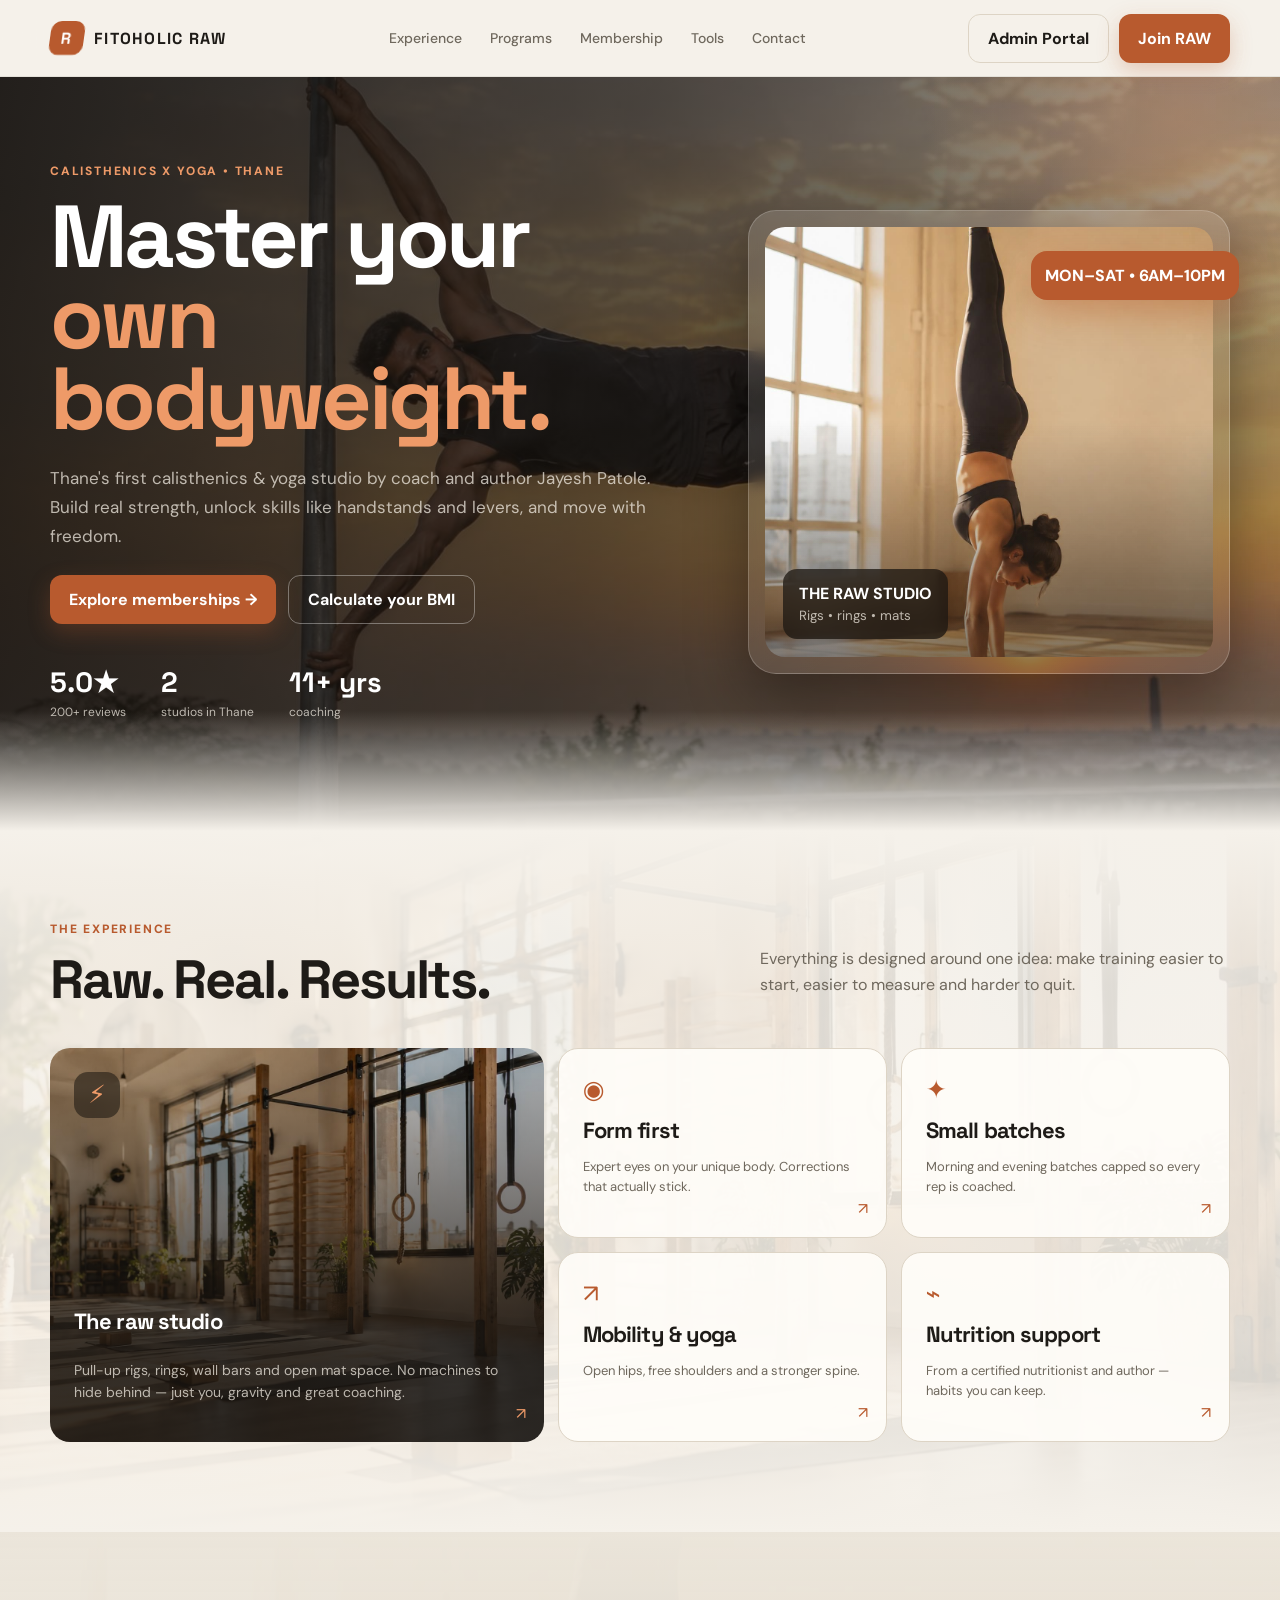
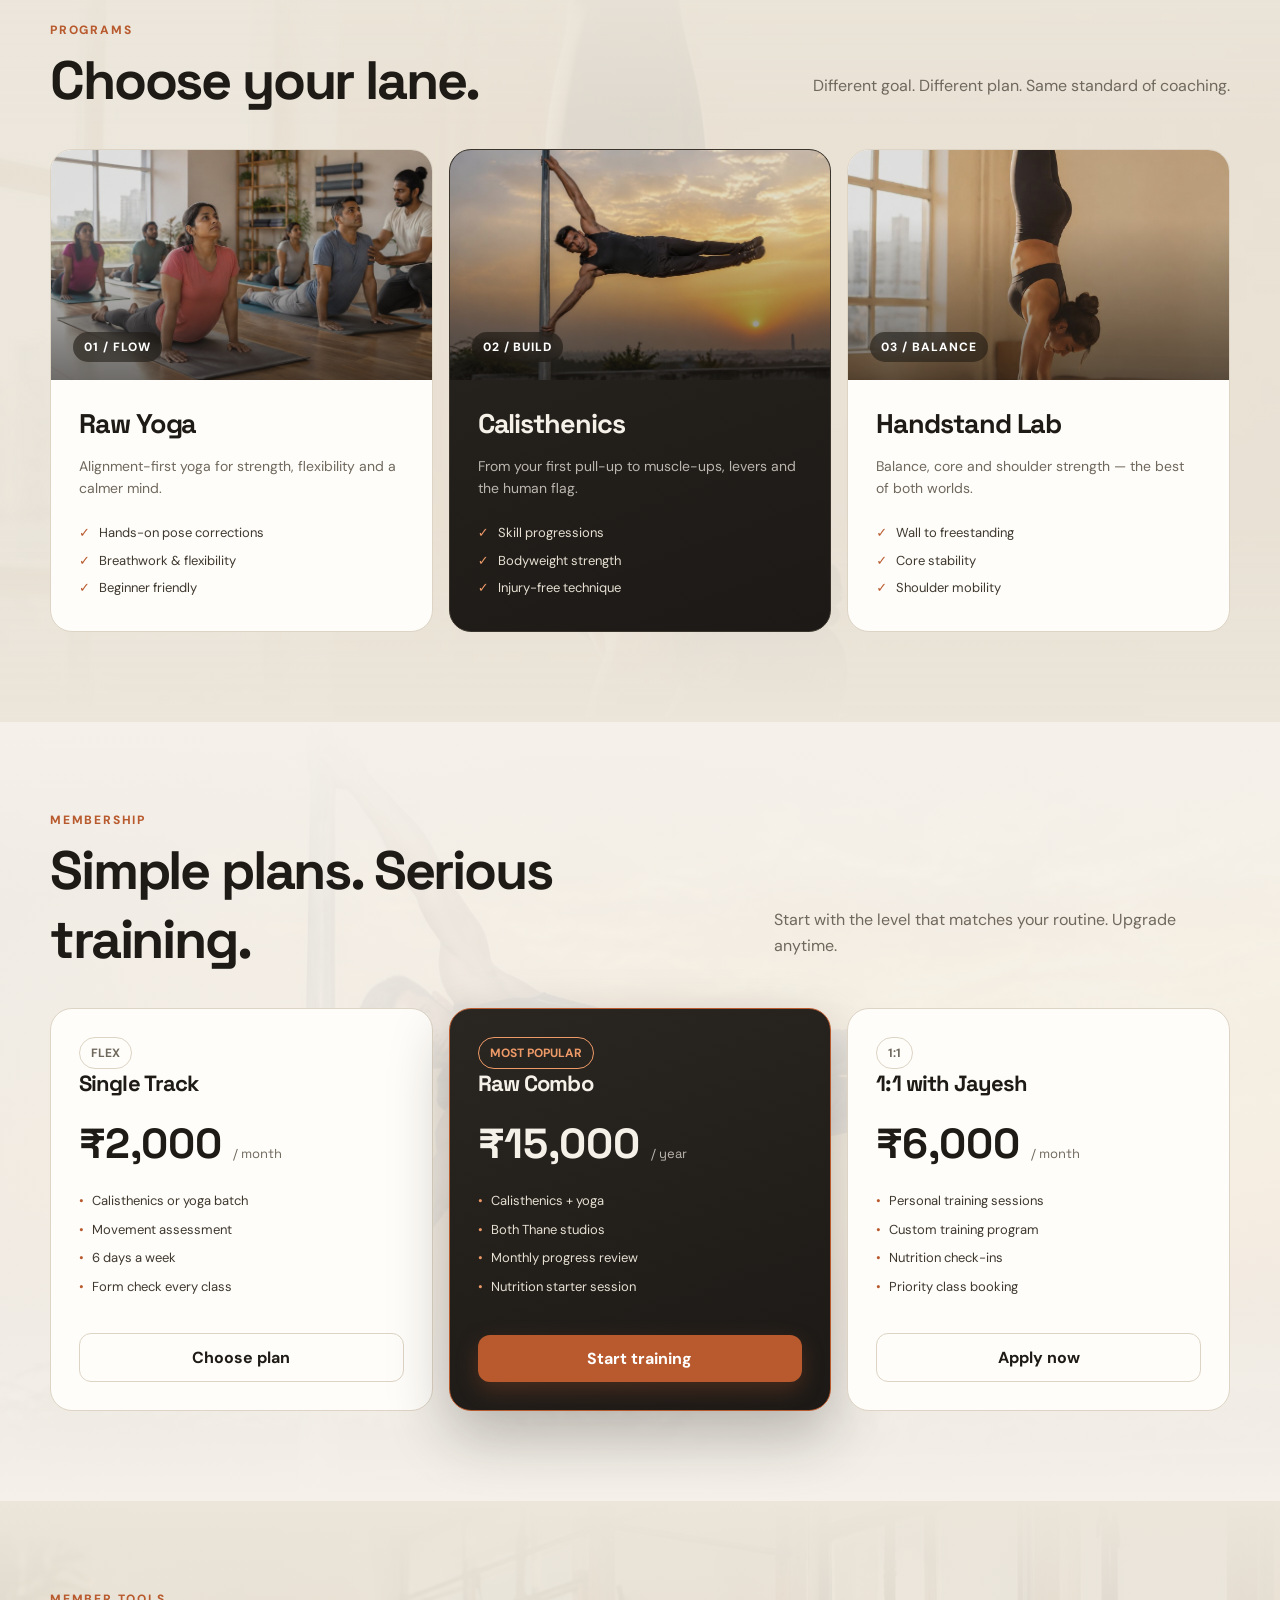
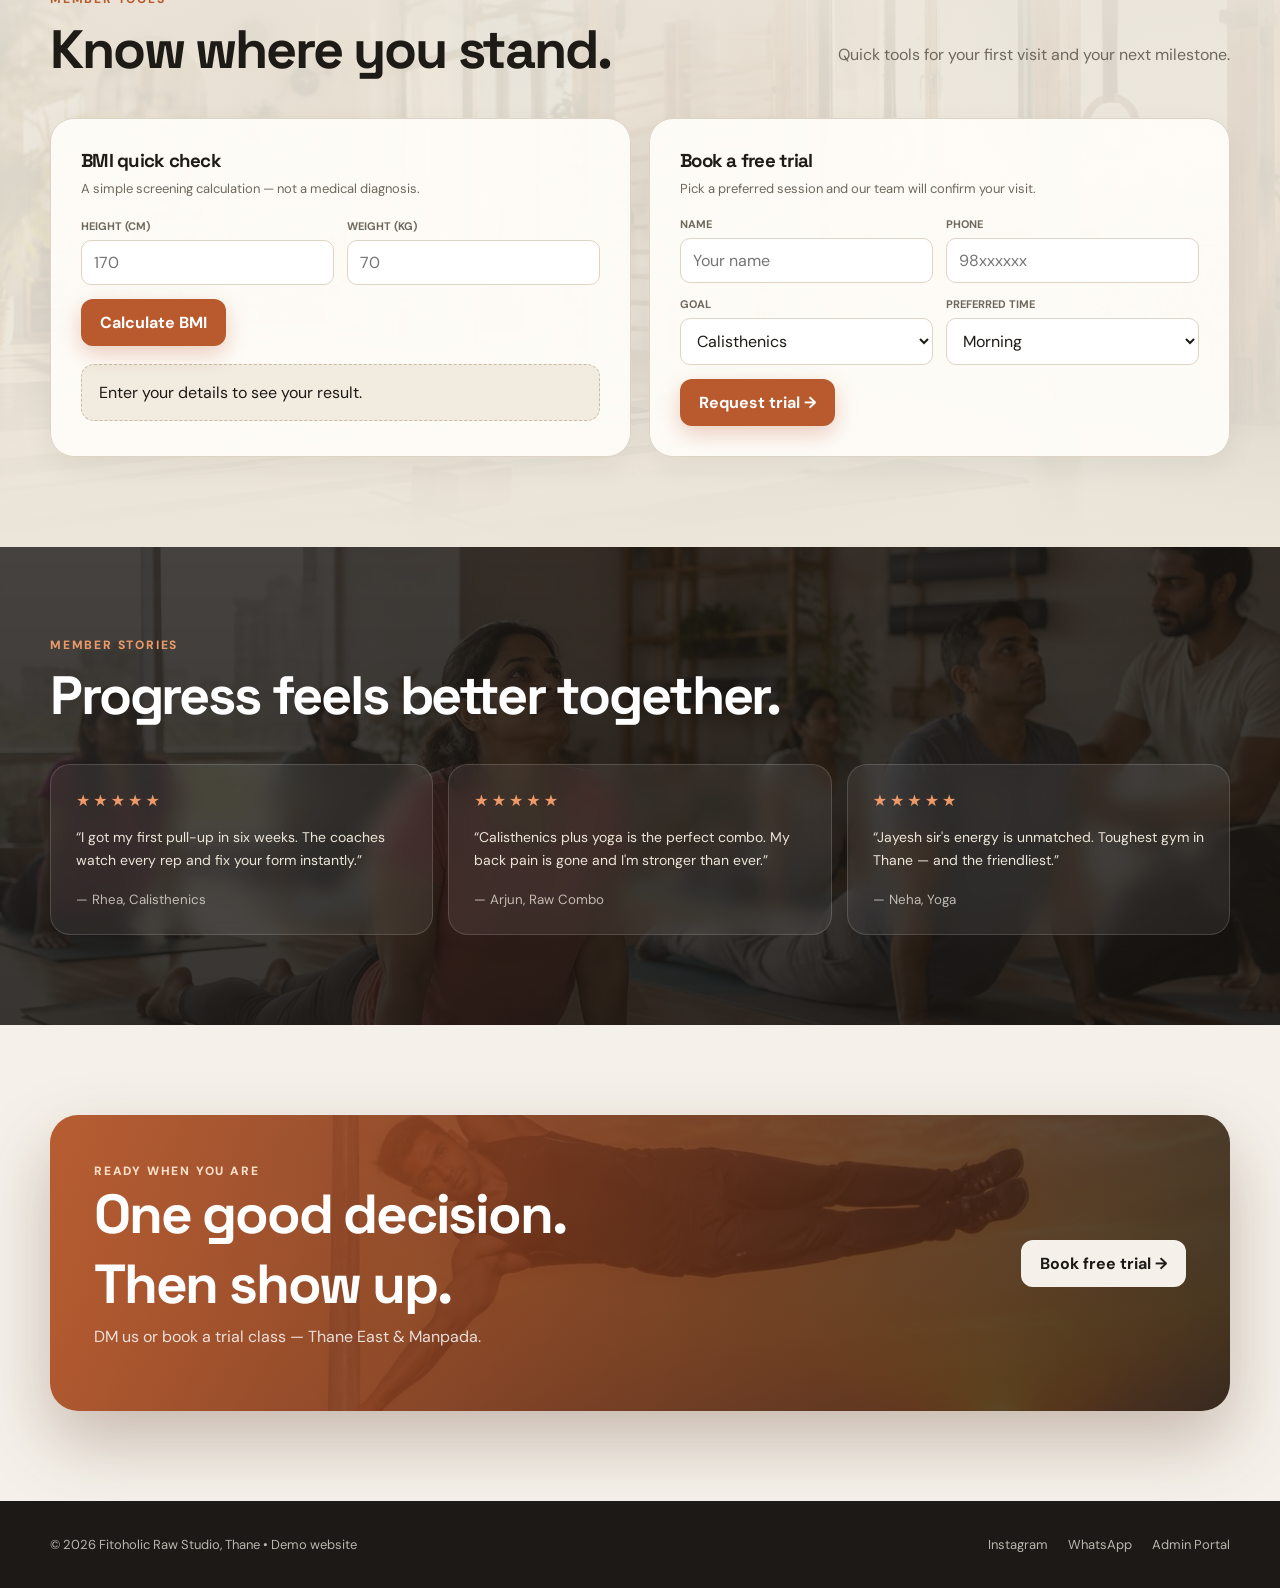
<file: index.html>
<!DOCTYPE html>
<html lang="en">
<head>
<meta charset="UTF-8">
<meta name="viewport" content="width=device-width,initial-scale=1.0">
<title>Fitoholic Raw Studio — Calisthenics x Yoga, Thane</title>
<meta name="description" content="Fitoholic Raw by Jayesh Patole — calisthenics and yoga studio in Thane with member booking and admin dashboard">
<meta name="theme-color" content="#f5f1ea">
<link rel="stylesheet" href="style.css">
</head>
<body>
<div id="customerApp">
<header><div class="wrap nav">
  <a class="brand" href="#home"><span class="brand-mark">R</span>FITOHOLIC RAW</a>
  <nav class="navlinks"><a href="#experience">Experience</a><a href="#programs">Programs</a><a href="#plans">Membership</a><a href="#tools">Tools</a><a href="#contact">Contact</a></nav>
  <div class="nav-actions"><a class="btn ghost" href="admin.html">Admin Portal</a><a class="btn primary" href="#plans">Join RAW</a></div>
  <button class="menu" onclick="document.querySelector('.navlinks').classList.toggle('show')">☰</button>
</div></header>

<section class="hero" id="home"><div class="wrap hero-grid">
 <div><div class="eyebrow">Calisthenics x Yoga • Thane</div>
 <h1>Master your <span>own bodyweight.</span></h1>
 <p class="lead">Thane's first calisthenics &amp; yoga studio by coach and author Jayesh Patole. Build real strength, unlock skills like handstands and levers, and move with freedom.</p>
 <div class="actions"><a class="btn primary" href="#plans">Explore memberships →</a><a class="btn ghost" href="#tools">Calculate your BMI</a></div>
 <div class="stats"><div class="stat"><strong>5.0★</strong><span>200+ reviews</span></div><div class="stat"><strong>2</strong><span>studios in Thane</span></div><div class="stat"><strong>11+ yrs</strong><span>coaching</span></div></div></div>
 <div class="hero-card"><div class="float-badge">MON–SAT • 6AM–10PM</div><div class="fake-photo" role="img" aria-label="Athlete holding a freestanding handstand"><div class="photo-label"><b>THE RAW STUDIO</b><small>Rigs • rings • mats</small></div></div></div>
</div></section>

<section id="experience" class="has-bg"><div class="wrap">
 <div class="section-top"><div><div class="kicker">THE EXPERIENCE</div><h2>Raw. Real. Results.</h2></div><p>Everything is designed around one idea: make training easier to start, easier to measure and harder to quit.</p></div>
 <div class="bento">
  <article class="tile feature" role="img" aria-label="Fitoholic Raw studio"><div class="tile-icon">⚡</div><h3>The raw studio</h3><p>Pull-up rigs, rings, wall bars and open mat space. No machines to hide behind — just you, gravity and great coaching.</p><div class="arrow">↗</div></article>
  <article class="tile"><div class="tile-icon">◉</div><h3>Form first</h3><p>Expert eyes on your unique body. Corrections that actually stick.</p><div class="arrow">↗</div></article>
  <article class="tile"><div class="tile-icon">✦</div><h3>Small batches</h3><p>Morning and evening batches capped so every rep is coached.</p><div class="arrow">↗</div></article>
  <article class="tile"><div class="tile-icon">↗</div><h3>Mobility &amp; yoga</h3><p>Open hips, free shoulders and a stronger spine.</p><div class="arrow">↗</div></article>
  <article class="tile"><div class="tile-icon">⌁</div><h3>Nutrition support</h3><p>From a certified nutritionist and author — habits you can keep.</p><div class="arrow">↗</div></article>
 </div>
</div></section>

<section id="programs" class="has-bg"><div class="wrap">
 <div class="section-top"><div><div class="kicker">PROGRAMS</div><h2>Choose your lane.</h2></div><p>Different goal. Different plan. Same standard of coaching.</p></div>
 <div class="programs">
  <article class="program"><div class="program-media media-strength" role="img" aria-label="Small group yoga class with a coach"><span class="num">01 / FLOW</span></div><div class="program-body"><h3>Raw Yoga</h3><p>Alignment-first yoga for strength, flexibility and a calmer mind.</p><ul><li>Hands-on pose corrections</li><li>Breathwork &amp; flexibility</li><li>Beginner friendly</li></ul></div></article>
  <article class="program"><div class="program-media media-conditioning" role="img" aria-label="Athlete holding a human flag at sunrise"><span class="num">02 / BUILD</span></div><div class="program-body"><h3>Calisthenics</h3><p>From your first pull-up to muscle-ups, levers and the human flag.</p><ul><li>Skill progressions</li><li>Bodyweight strength</li><li>Injury-free technique</li></ul></div></article>
  <article class="program"><div class="program-media media-mobility" role="img" aria-label="Athlete in a handstand"><span class="num">03 / BALANCE</span></div><div class="program-body"><h3>Handstand Lab</h3><p>Balance, core and shoulder strength — the best of both worlds.</p><ul><li>Wall to freestanding</li><li>Core stability</li><li>Shoulder mobility</li></ul></div></article>
 </div>
</div></section>

<section id="plans" class="has-bg"><div class="wrap">
 <div class="section-top"><div><div class="kicker">MEMBERSHIP</div><h2>Simple plans. Serious training.</h2></div><p>Start with the level that matches your routine. Upgrade anytime.</p></div>
 <div class="pricing">
  <article class="price-card"><span class="pill">FLEX</span><h3>Single Track</h3><div class="price">₹2,000 <small>/ month</small></div><ul class="features"><li>Calisthenics or yoga batch</li><li>Movement assessment</li><li>6 days a week</li><li>Form check every class</li></ul><button class="btn ghost" onclick="openJoin('Single Track')">Choose plan</button></article>
  <article class="price-card featured"><span class="pill">MOST POPULAR</span><h3>Raw Combo</h3><div class="price">₹15,000 <small>/ year</small></div><ul class="features"><li>Calisthenics + yoga</li><li>Both Thane studios</li><li>Monthly progress review</li><li>Nutrition starter session</li></ul><button class="btn primary" onclick="openJoin('Raw Combo')">Start training</button></article>
  <article class="price-card"><span class="pill">1:1</span><h3>1:1 with Jayesh</h3><div class="price">₹6,000 <small>/ month</small></div><ul class="features"><li>Personal training sessions</li><li>Custom training program</li><li>Nutrition check-ins</li><li>Priority class booking</li></ul><button class="btn ghost" onclick="openJoin('1:1 Coaching')">Apply now</button></article>
 </div>
</div></section>

<section id="tools" class="has-bg"><div class="wrap">
 <div class="section-top"><div><div class="kicker">MEMBER TOOLS</div><h2>Know where you stand.</h2></div><p>Quick tools for your first visit and your next milestone.</p></div>
 <div class="bmi">
  <div class="bmi-card"><h3>BMI quick check</h3><p style="color:var(--muted);font-size:13px;margin:8px 0 22px">A simple screening calculation — not a medical diagnosis.</p>
   <div class="formgrid"><div class="field"><label>Height (cm)</label><input id="height" type="number" placeholder="170"></div><div class="field"><label>Weight (kg)</label><input id="weight" type="number" placeholder="70"></div></div>
   <button class="btn primary" onclick="calcBMI()">Calculate BMI</button><div id="bmiResult" class="bmi-result">Enter your details to see your result.</div>
  </div>
  <div class="booking-card"><h3>Book a free trial</h3><p style="color:var(--muted);font-size:13px;margin:8px 0 20px">Pick a preferred session and our team will confirm your visit.</p>
   <div class="formgrid"><div class="field"><label>Name</label><input id="trialName" placeholder="Your name"></div><div class="field"><label>Phone</label><input id="trialPhone" placeholder="98xxxxxx"></div></div>
   <div class="formgrid"><div class="field"><label>Goal</label><select id="trialGoal"><option>Calisthenics</option><option>Yoga</option><option>Handstand</option><option>Fat loss</option></select></div><div class="field"><label>Preferred time</label><select><option>Morning</option><option>Afternoon</option><option>Evening</option></select></div></div>
   <button class="btn primary" onclick="submitTrial()">Request trial →</button><div id="trialMsg" class="notice hidden"></div>
  </div>
 </div>
</div></section>

<section class="dark-band"><div class="wrap">
 <div class="section-top"><div><div class="kicker">MEMBER STORIES</div><h2>Progress feels better together.</h2></div></div>
 <div class="testimonials"><article class="quote"><div class="stars">★★★★★</div><p>“I got my first pull-up in six weeks. The coaches watch every rep and fix your form instantly.”</p><small>— Rhea, Calisthenics</small></article><article class="quote"><div class="stars">★★★★★</div><p>“Calisthenics plus yoga is the perfect combo. My back pain is gone and I'm stronger than ever.”</p><small>— Arjun, Raw Combo</small></article><article class="quote"><div class="stars">★★★★★</div><p>“Jayesh sir's energy is unmatched. Toughest gym in Thane — and the friendliest.”</p><small>— Neha, Yoga</small></article></div>
</div></section>

<section id="contact"><div class="wrap"><div class="cta"><div><div class="kicker">READY WHEN YOU ARE</div><h2>One good decision.<br>Then show up.</h2><p>DM us or book a trial class — Thane East &amp; Manpada.</p></div><button class="btn" onclick="openJoin('Free Trial')">Book free trial →</button></div></div></section>

<footer><div class="wrap footerrow"><div>© 2026 Fitoholic Raw Studio, Thane • Demo website</div><div class="footerlinks"><a href="https://www.instagram.com/fitoholic_rawgym/" target="_blank" rel="noopener">Instagram</a><a href="#contact">WhatsApp</a><a href="admin.html">Admin Portal</a></div></div></footer>
</div>

<div id="adminApp" class="hidden">
<div class="admin-shell">
 <aside class="side" id="side"><div class="brand"><span class="brand-mark">R</span>RAW ADMIN</div><small>Workspace</small>
  <a href="#" class="active" data-view="dash" onclick="adminView('dash');return false">▦ Dashboard</a>
  <a href="#" data-view="members" onclick="adminView('members');return false">◉ Members</a>
  <a href="#" data-view="leads" onclick="adminView('leads');return false">✉ Leads <span id="leadBadge"></span></a>
  <a href="#" data-view="classes" onclick="adminView('classes');return false">▤ Classes</a>
  <a href="#" data-view="payments" onclick="adminView('payments');return false">₹ Payments</a>
  <a href="#" data-view="reports" onclick="adminView('reports');return false">⌁ Reports</a>
  <div class="sidefoot"><a href="#" onclick="showCustomer();return false">← View customer site</a><a href="#" onclick="logout();return false">↪ Sign out</a></div>
 </aside>
 <main class="adminmain">
  <div class="admintop"><div style="display:flex;gap:12px;align-items:center"><button class="menu mobile-admin" onclick="document.getElementById('side').classList.toggle('open')">☰</button><div class="admin-title"><h1 id="adminHeading">Dashboard</h1><p>Saturday, 03 October 2026 • Live demo workspace</p></div></div><div class="adminuser"><div style="text-align:right"><b style="font-size:12px">Admin</b><div style="font-size:10px;color:var(--muted)">RAW Thane</div></div><div class="avatar">VA</div></div></div>
  <div class="adminbody">
   <div id="view-dash" class="adminview active">
    <div class="adminstats"><div class="astat"><label>ACTIVE MEMBERS</label><b id="sMembers">1,284</b><span class="up">↑ 8.4% this month</span></div><div class="astat"><label>MONTHLY REVENUE</label><b>₹18.42L</b><span class="up">↑ 12.1% vs last month</span></div><div class="astat"><label>TRIAL LEADS</label><b id="sLeads">47</b><span class="up">↑ 6 new today</span></div><div class="astat"><label>ATTENDANCE</label><b>78%</b><span class="up">↑ 4.2% this week</span></div></div>
    <div class="dashgrid"><div class="panel"><div class="panelhead"><b>Revenue overview</b><span class="pill">Last 6 months</span></div><div class="panelbody"><div class="chart"><div class="col"><em>12.4L</em><i style="height:55%"></i><span>May</span></div><div class="col"><em>13.1L</em><i style="height:62%"></i><span>Jun</span></div><div class="col"><em>14.8L</em><i style="height:70%"></i><span>Jul</span></div><div class="col"><em>15.2L</em><i style="height:74%"></i><span>Aug</span></div><div class="col"><em>16.4L</em><i style="height:82%"></i><span>Sep</span></div><div class="col"><em>18.4L</em><i style="height:96%"></i><span>Oct</span></div></div></div></div>
     <div class="panel"><div class="panelhead"><b>Membership mix</b></div><div class="panelbody"><div class="bar"><div class="barline"><span>Single Track</span><b>48%</b></div><div class="track"><div class="fill" style="width:48%"></div></div></div><div class="bar"><div class="barline"><span>Raw Combo</span><b>36%</b></div><div class="track"><div class="fill" style="width:36%"></div></div></div><div class="bar"><div class="barline"><span>1:1 Coaching</span><b>16%</b></div><div class="track"><div class="fill" style="width:16%"></div></div></div></div></div></div>
    <div class="panel" style="margin-top:16px"><div class="panelhead"><b>Live activity</b><span style="font-size:11px;color:var(--muted)">Auto-updated</span></div><div class="panelbody"><div class="activity"><i class="dot"></i><div><b>Priya Shah renewed Performance plan</b><p>₹2,999 • 4 minutes ago</p></div></div><div class="activity"><i class="dot"></i><div><b>New trial request from Kabir Mehta</b><p>Fat loss • 18 minutes ago</p></div></div><div class="activity"><i class="dot"></i><div><b>Coach Aanya completed 7 check-ins</b><p>Calisthenics • 42 minutes ago</p></div></div></div></div>
   </div>
   <div id="view-members" class="adminview"><div class="toolbar"><div class="search"><input id="memberSearch" oninput="renderMembers()" placeholder="Search member name or phone..."></div><button class="btn primary" onclick="addDemoMember()">+ Add member</button></div><div class="panel"><div class="panelhead"><b>Member directory</b><span class="pill" id="memberCount">6 records</span></div><div class="tablewrap"><table class="atable"><thead><tr><th>Member</th><th>Plan</th><th>Joined</th><th>Renewal</th><th>Status</th><th>Action</th></tr></thead><tbody id="memberRows"></tbody></table></div></div></div>
   <div id="view-leads" class="adminview"><div class="panel"><div class="panelhead"><b>Trial & enquiry leads</b><button class="btn primary" onclick="clearLeads()">Clear demo leads</button></div><div class="tablewrap"><table class="atable"><thead><tr><th>Name</th><th>Phone</th><th>Goal</th><th>Source</th><th>Status</th></tr></thead><tbody id="leadRows"></tbody></table></div></div></div>
   <div id="view-classes" class="adminview"><div class="panel"><div class="panelhead"><b>Today's classes</b><span class="pill">18 sessions</span></div><div class="tablewrap"><table class="atable"><thead><tr><th>Time</th><th>Class</th><th>Coach</th><th>Capacity</th><th>Booked</th></tr></thead><tbody><tr><td>06:00</td><td>Calisthenics</td><td>Aanya</td><td>16</td><td>14</td></tr><tr><td>07:15</td><td>Raw Yoga</td><td>Rohan</td><td>20</td><td>11</td></tr><tr><td>18:00</td><td>Conditioning</td><td>Dev</td><td>18</td><td>18</td></tr><tr><td>19:15</td><td>Calisthenics</td><td>Aanya</td><td>16</td><td>13</td></tr><tr><td>20:30</td><td>Open Circuit</td><td>Meera</td><td>24</td><td>17</td></tr></tbody></table></div></div></div>
   <div id="view-payments" class="adminview"><div class="adminstats"><div class="astat"><label>COLLECTED TODAY</label><b>₹74,650</b><span class="up">34 payments</span></div><div class="astat"><label>PENDING</label><b>₹2.18L</b><span style="color:var(--orange);font-size:11px">72 invoices</span></div></div><div class="panel"><div class="panelhead"><b>Recent payments</b></div><div class="tablewrap"><table class="atable"><thead><tr><th>Receipt</th><th>Member</th><th>Plan</th><th>Amount</th><th>Mode</th><th>Date</th></tr></thead><tbody><tr><td>#FR-9041</td><td>Priya Shah</td><td>Raw Combo</td><td>₹2,999</td><td>UPI</td><td>03 Oct</td></tr><tr><td>#FR-9040</td><td>Arjun Rao</td><td>Single Track</td><td>₹1,799</td><td>Card</td><td>03 Oct</td></tr><tr><td>#FR-9039</td><td>Neha Jain</td><td>1:1</td><td>₹5,999</td><td>UPI</td><td>03 Oct</td></tr></tbody></table></div></div></div>
   <div id="view-reports" class="adminview"><div class="dashgrid"><div class="panel"><div class="panelhead"><b>Monthly performance</b></div><div class="panelbody"><div class="bar"><div class="barline"><span>New memberships</span><b>186</b></div><div class="track"><div class="fill" style="width:78%"></div></div></div><div class="bar"><div class="barline"><span>Renewals</span><b>412</b></div><div class="track"><div class="fill" style="width:91%"></div></div></div><div class="bar"><div class="barline"><span>Trial conversion</span><b>64%</b></div><div class="track"><div class="fill" style="width:64%"></div></div></div></div></div><div class="panel"><div class="panelhead"><b>Demo actions</b></div><div class="panelbody"><button class="btn ghost" style="width:100%" onclick="toast('Report export prepared for demo')">↓ Export monthly report</button><button class="btn ghost" style="width:100%;margin-top:10px" onclick="toast('Member attendance report prepared')">↓ Attendance report</button></div></div></div></div>
  </div>
 </main>
</div>
</div>

<div class="modal hidden" id="adminModal"><div class="modalbox"><div class="modalhead"><div><div class="loginbrand">RAW <span>ADMIN</span></div><div style="color:var(--muted);font-size:12px">Secure demo workspace</div></div><button class="close" onclick="closeModal('adminModal')">×</button></div><div class="field"><label>Username</label><input id="adminUser" value="rawadmin"></div><div class="field"><label>Password</label><input id="adminPass" type="password" placeholder="Enter demo password"></div><button class="btn primary" style="width:100%" onclick="login()">Sign in to dashboard</button><div id="loginError" class="error hidden">Incorrect demo credentials.</div><div class="notice">Demo access: <b style="color:var(--text)">rawadmin</b> / <b style="color:var(--accent)">Raw@2026</b></div></div></div>

<div class="modal hidden" id="joinModal"><div class="modalbox"><div class="modalhead"><div><div class="loginbrand">JOIN <span>RAW</span></div><div style="color:var(--muted);font-size:12px" id="joinSub">Start your journey</div></div><button class="close" onclick="closeModal('joinModal')">×</button></div><div class="formgrid"><div class="field"><label>Full name</label><input id="joinName" placeholder="Your name"></div><div class="field"><label>Phone</label><input id="joinPhone" placeholder="98xxxxxx"></div></div><div class="field"><label>Email</label><input id="joinEmail" type="email" placeholder="you@example.com"></div><div class="field"><label>Preferred plan</label><select id="joinPlan"><option>Single Track</option><option>Raw Combo</option><option>1:1 Coaching</option><option>Free Trial</option></select></div><button class="btn primary" style="width:100%" onclick="submitJoin()">Send request →</button><div id="joinMsg" class="notice hidden"></div></div></div>

<div id="toast" class="hidden"></div>

<script src="script.js"></script>
</body>
</html>
</file>
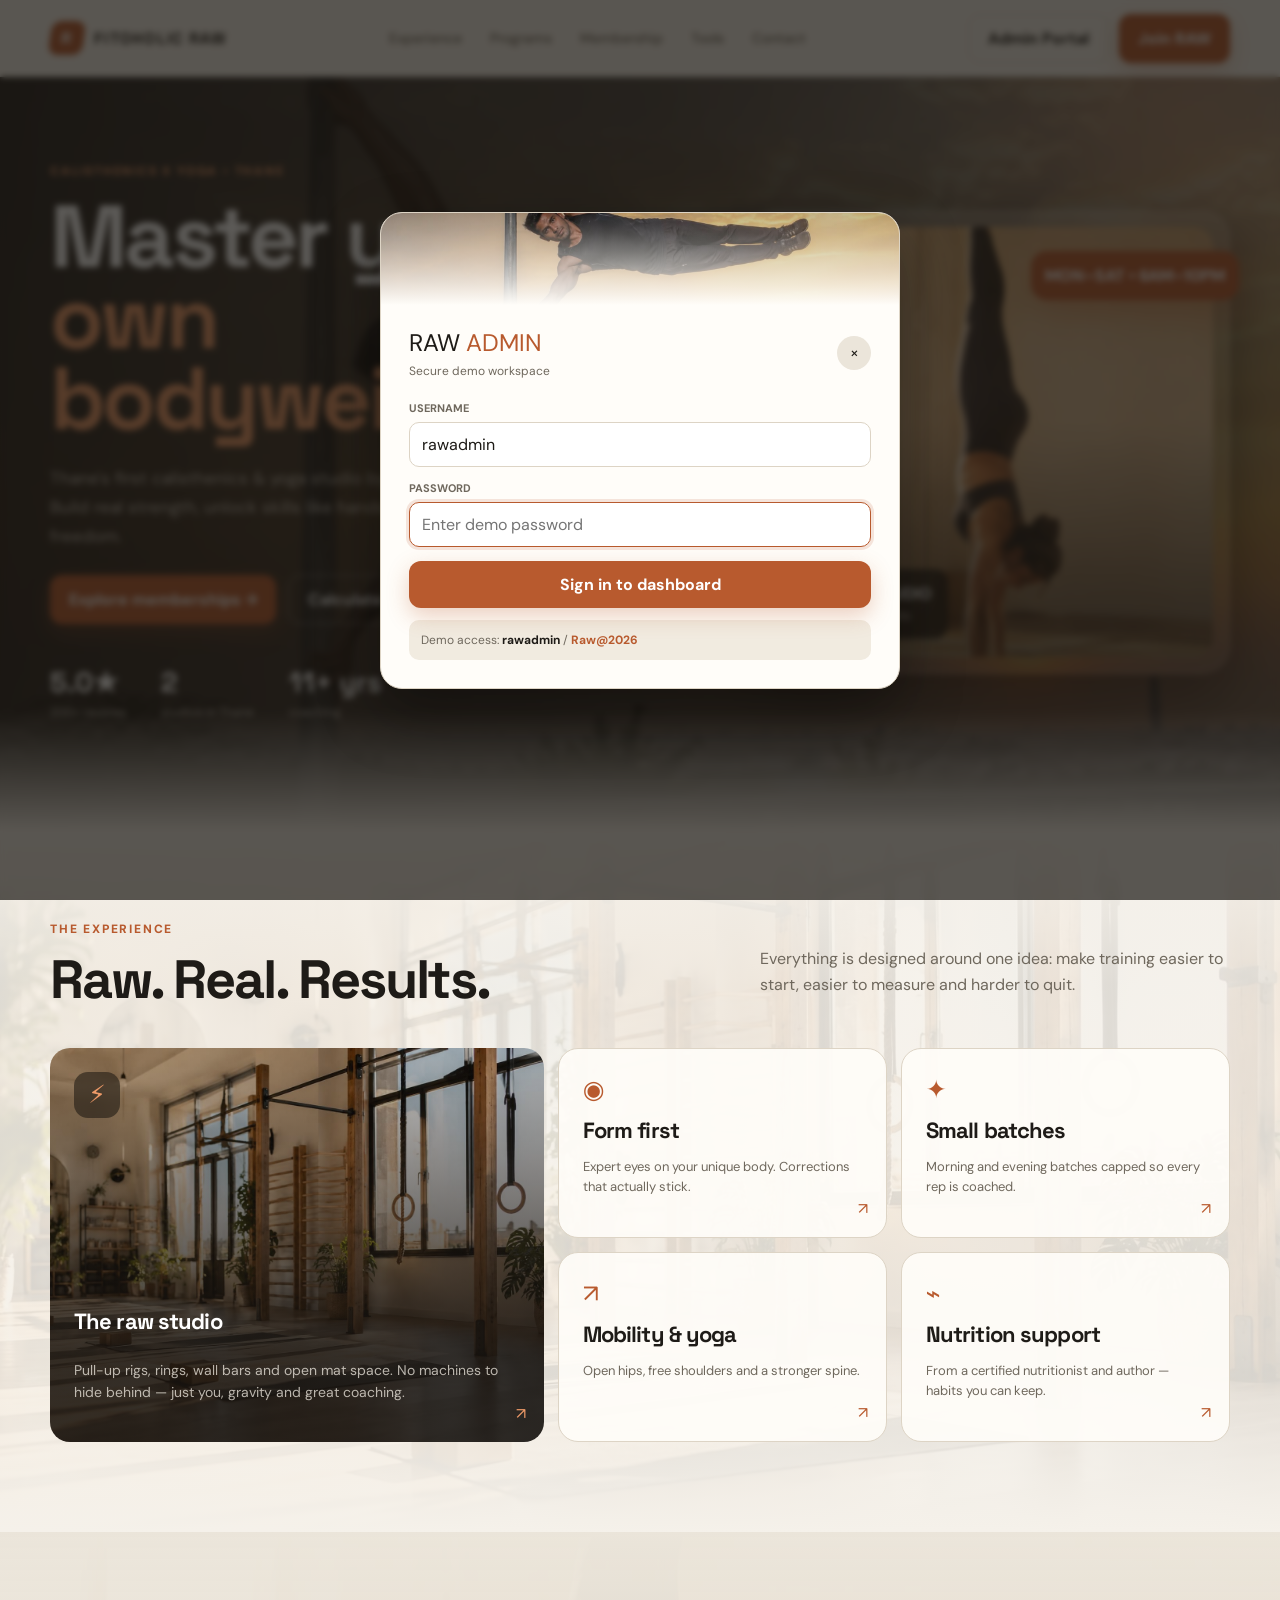
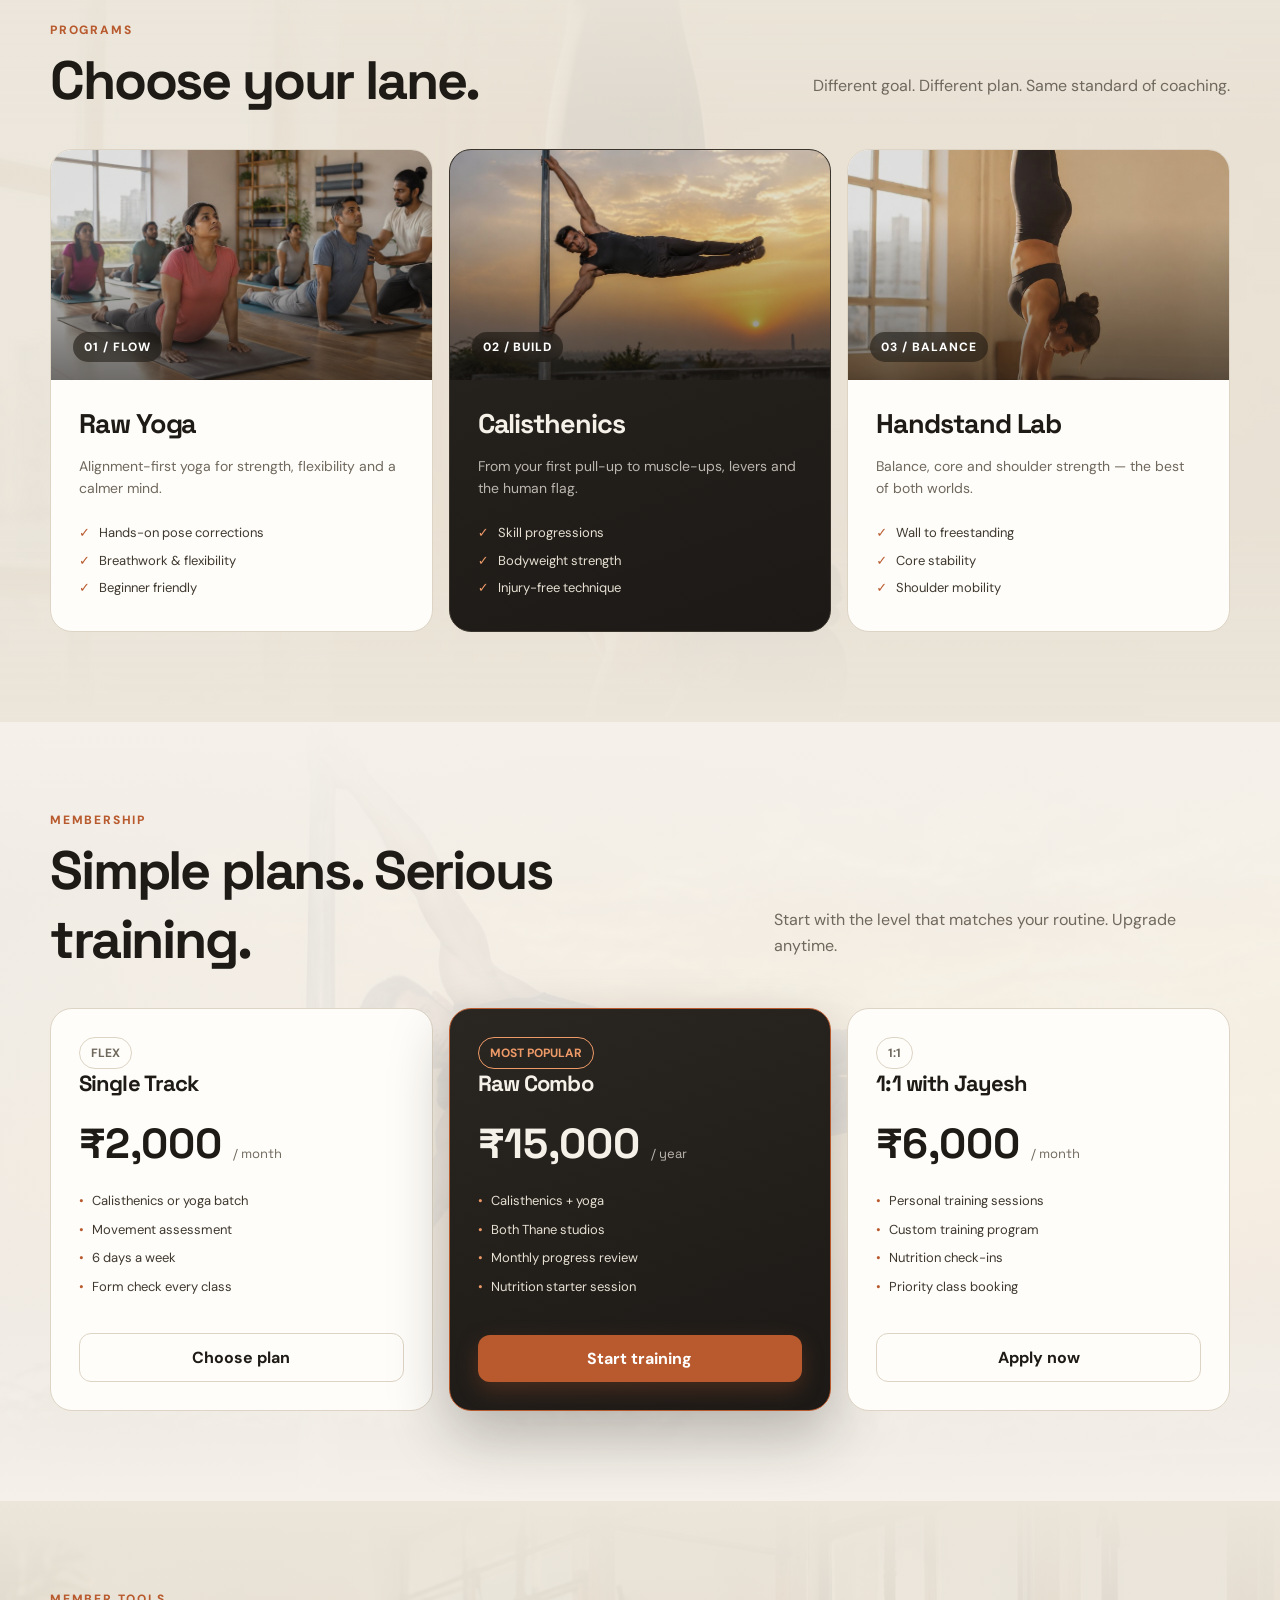
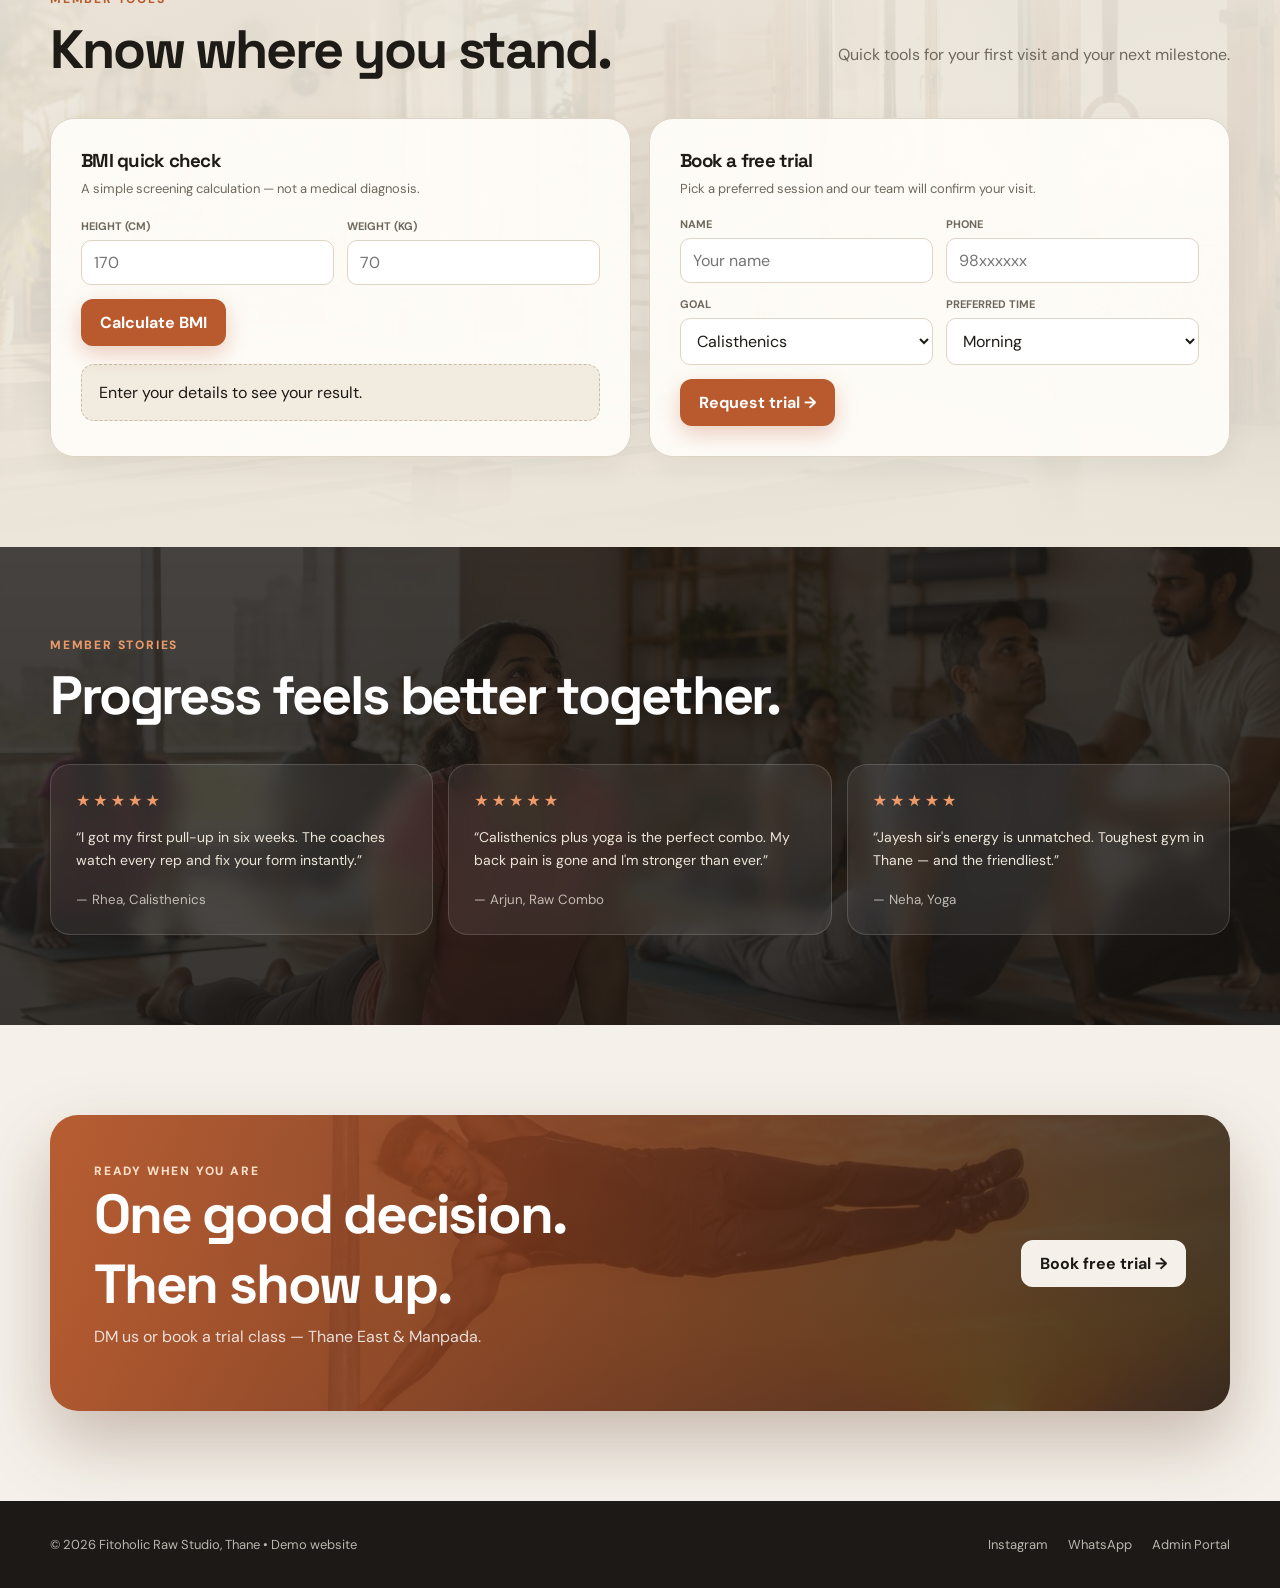
<file: admin.html>
<!DOCTYPE html>
<html lang="en">
<head>
<meta charset="utf-8">
<meta name="viewport" content="width=device-width, initial-scale=1">
<title>Admin Portal — Fitoholic Raw Studio</title>
<meta http-equiv="refresh" content="0; url=index.html#admin">
<link rel="stylesheet" href="style.css">
</head>
<body>
<div class="wrap" style="padding:80px 20px;text-align:center">
  <h1>Opening the admin portal…</h1>
  <p>If you are not redirected, <a href="index.html#admin">click here to open the admin portal</a>.</p>
  <p style="color:var(--muted)">Demo login: <b>rawadmin</b> / <b>Raw@2026</b></p>
</div>
<script>location.replace('index.html#admin');</script>
</body>
</html>
</file>
<file: style.css>
@import url('https://fonts.googleapis.com/css2?family=DM+Sans:wght@400;500;600;700&family=Space+Grotesk:wght@400;500;600;700&display=swap');

/* =========================================================
   RAW FITNESS — Warm Neutral Theme
   Palette: bone / sand / stone / charcoal + copper accent
   ========================================================= */
:root{
  /* neutrals */
  --bg:#f5f1ea;          /* bone */
  --bg2:#ebe5da;         /* sand */
  --surface:#fffdf9;     /* card */
  --surface2:#f1ebe0;
  --line:#ddd4c5;
  --text:#1e1b17;
  --muted:#6f685d;
  --ink:#1c1916;         /* charcoal (dark bands) */
  --ink2:#2a2621;
  --on-dark:#f6f1e8;
  --on-dark-muted:rgba(246,241,232,.72);

  /* accent: copper */
  --accent:#b85a2e;
  --accent2:#9c4720;     /* hover */
  --accent-light:#ee9a68;/* accent on dark backgrounds */
  --accent-soft:#f1dccb;

  /* semantic */
  --pos:#4f6b2c;--danger:#9b3a33;--orange:#8a5a0c;--white:#fff;
  --shadow:0 20px 50px rgba(40,28,16,.14);
  --shadow-dark:0 24px 60px rgba(0,0,0,.4);
  --radius:22px;

  /* images (declared once, reused everywhere) */
  --img-floor:url('studio.jpg');
  --img-kettle:url('flag.jpg');
  --img-dumbbell:url('handstand.jpg');
  --img-strength:url('group.jpg');
  --img-conditioning:url('flag.jpg');
  --img-mobility:url('handstand.jpg');
}
*{box-sizing:border-box}html{scroll-behavior:smooth}
body{margin:0;background:var(--bg);color:var(--text);font-family:'DM Sans',system-ui,sans-serif}
button,input,select,textarea{font:inherit}button{cursor:pointer}a{color:inherit;text-decoration:none}
.wrap{width:min(1180px,calc(100% - 40px));margin:auto}.hidden{display:none!important}
h1,h2,h3,h4{font-family:'Space Grotesk',system-ui,sans-serif;margin:0;letter-spacing:-.04em}

.btn{border:0;border-radius:12px;padding:13px 19px;font-weight:700;display:inline-flex;align-items:center;justify-content:center;gap:8px;transition:.2s}
.btn:hover{transform:translateY(-2px)}
.primary{background:var(--accent);color:#fff;box-shadow:0 8px 22px rgba(184,90,46,.28)}.primary:hover{background:var(--accent2)}
.ghost{background:transparent;border:1px solid var(--line);color:var(--text)}.ghost:hover{border-color:#b9ad9a;background:var(--surface2)}
.pill{display:inline-flex;padding:7px 11px;border:1px solid var(--line);border-radius:100px;color:var(--muted);font-size:12px;font-weight:700}

/* ---------- Header ---------- */
header{position:sticky;top:0;z-index:50;background:rgba(245,241,234,.86);backdrop-filter:blur(18px);-webkit-backdrop-filter:blur(18px);border-bottom:1px solid rgba(30,27,23,.08)}
.nav{height:76px;display:flex;align-items:center;justify-content:space-between}
.brand{display:flex;gap:10px;align-items:center;font-family:'Space Grotesk',sans-serif;font-weight:700;letter-spacing:.08em}
.brand-mark{width:34px;height:34px;border-radius:10px;background:var(--accent);color:#fff;display:grid;place-items:center;font-weight:900;transform:skew(-8deg)}
.navlinks{display:flex;gap:28px;color:var(--muted);font-size:14px;font-weight:500}.navlinks a:hover{color:var(--text)}
.nav-actions{display:flex;gap:10px}.menu{display:none;background:none;border:0;color:var(--text);font-size:25px}

/* ---------- Hero (image gradient background) ---------- */
.hero{padding:86px 0 110px;position:relative;overflow:hidden;color:var(--on-dark);
  background:
   linear-gradient(100deg,rgba(24,20,16,.92) 0%,rgba(24,20,16,.72)46%,rgba(24,20,16,.34) 100%),
   var(--img-kettle) center 62%/cover no-repeat}
.hero:before{content:"";position:absolute;width:560px;height:560px;right:-180px;top:-240px;background:radial-gradient(circle,rgba(238,154,104,.28),transparent 65%);pointer-events:none}
.hero:after{content:"";position:absolute;left:0;right:0;bottom:0;height:120px;background:linear-gradient(180deg,transparent,var(--bg));pointer-events:none}
.hero .wrap{position:relative;z-index:1}
.hero-grid{display:grid;grid-template-columns:1.15fr .85fr;gap:45px;align-items:center}
.eyebrow{color:var(--accent-light);font-size:12px;font-weight:800;letter-spacing:.15em;text-transform:uppercase;margin-bottom:18px}
.hero h1{font-size:clamp(50px,7vw,88px);line-height:.92;max-width:760px;color:#fff}.hero h1 span{color:var(--accent-light)}
.lead{font-size:17px;line-height:1.7;color:var(--muted);max-width:600px;margin:24px 0}
.hero .lead{color:var(--on-dark-muted)}
.hero .ghost{border-color:rgba(255,255,255,.35);color:#fff}.hero .ghost:hover{background:rgba(255,255,255,.12);border-color:#fff}
.actions{display:flex;gap:12px;flex-wrap:wrap}
.stats{display:flex;gap:35px;margin-top:40px}.stat strong{font-family:'Space Grotesk',sans-serif;font-size:28px;display:block;color:#fff}.stat span{font-size:12px;color:var(--on-dark-muted)}
.hero-card{background:linear-gradient(145deg,rgba(255,255,255,.14),rgba(255,255,255,.05));border:1px solid rgba(255,255,255,.2);border-radius:28px;padding:16px;box-shadow:var(--shadow-dark);position:relative;backdrop-filter:blur(8px);-webkit-backdrop-filter:blur(8px)}
.fake-photo{height:430px;border-radius:20px;overflow:hidden;position:relative;
  background:linear-gradient(180deg,transparent 45%,rgba(24,20,16,.55)),var(--img-dumbbell) center 55%/cover no-repeat}
.photo-label{position:absolute;left:18px;bottom:18px;background:rgba(24,20,16,.72);backdrop-filter:blur(10px);-webkit-backdrop-filter:blur(10px);padding:14px 16px;border-radius:14px;color:#fff}.photo-label b{display:block}.photo-label small{color:var(--on-dark-muted)}
.float-badge{position:absolute;right:-10px;top:40px;background:var(--accent);color:#fff;padding:14px;border-radius:16px;font-weight:800;box-shadow:0 12px 35px rgba(184,90,46,.4);z-index:2}

/* ---------- Sections ---------- */
section{padding:90px 0}
.section-top{display:flex;justify-content:space-between;gap:30px;align-items:end;margin-bottom:34px}
.kicker{color:var(--accent);font-size:12px;font-weight:800;letter-spacing:.15em;text-transform:uppercase}
.section-top h2{font-size:clamp(34px,5vw,54px);margin-top:8px}
.section-top p{color:var(--muted);max-width:470px;line-height:1.6}

/* image + gradient section backgrounds (soft, readable) */
.has-bg{position:relative;isolation:isolate}
.has-bg:before{content:"";position:absolute;inset:0;z-index:-1;background:var(--overlay),var(--bgimg) center/cover no-repeat}
#experience{--bgimg:var(--img-floor);--overlay:linear-gradient(180deg,var(--bg) 0%,rgba(245,241,234,.90) 22%,rgba(245,241,234,.88) 78%,var(--bg) 100%)}
#programs{--bgimg:var(--img-dumbbell);--overlay:linear-gradient(180deg,var(--bg2) 0%,rgba(235,229,218,.93) 25%,rgba(235,229,218,.93) 75%,var(--bg2) 100%)}
#plans{--bgimg:var(--img-kettle);--overlay:linear-gradient(180deg,var(--bg) 0%,rgba(245,241,234,.93) 25%,rgba(245,241,234,.94) 75%,var(--bg) 100%)}
#tools{--bgimg:var(--img-floor);--overlay:linear-gradient(180deg,var(--bg2) 0%,rgba(235,229,218,.92) 25%,rgba(235,229,218,.92) 75%,var(--bg2) 100%)}
#programs .section-top,#tools .section-top{margin-bottom:34px}

/* Experience bento */
.bento{display:grid;grid-template-columns:1.2fr .8fr .8fr;grid-auto-rows:190px;gap:14px}
.feature{grid-row:span 2}
.tile{background:rgba(255,253,249,.92);border:1px solid var(--line);border-radius:20px;padding:24px;position:relative;overflow:hidden;transition:.2s}
.tile:hover{border-color:#c9bba5;transform:translateY(-3px);box-shadow:var(--shadow)}
.tile h3{font-size:22px;margin:10px 0}.tile p{font-size:13px;line-height:1.6;color:var(--muted)}
.tile-icon{font-size:25px;color:var(--accent)}.tile .arrow{position:absolute;right:18px;bottom:18px;color:var(--accent)}
.tile.feature{border:0;color:#fff;
  background:linear-gradient(180deg,rgba(24,20,16,.25) 0%,rgba(24,20,16,.88) 78%),var(--img-floor) 62% center/cover no-repeat;
  display:flex;flex-direction:column;justify-content:flex-end}
.tile.feature .tile-icon{color:var(--accent-light);position:absolute;top:24px;left:24px;background:rgba(24,20,16,.55);width:46px;height:46px;border-radius:14px;display:grid;place-items:center;backdrop-filter:blur(6px)}
.tile.feature p{color:var(--on-dark-muted);font-size:14px}.tile.feature .arrow{color:var(--accent-light)}

/* Programs (with images) */
.programs{display:grid;grid-template-columns:repeat(3,1fr);gap:16px}
.program{border:1px solid var(--line);background:var(--surface);border-radius:22px;padding:0;overflow:hidden;display:flex;flex-direction:column;transition:.25s}
.program:hover{transform:translateY(-4px);box-shadow:var(--shadow)}
.program-media{height:230px;position:relative;background-size:cover;background-repeat:no-repeat}
.program-media:after{content:"";position:absolute;inset:0;background:linear-gradient(180deg,rgba(24,20,16,.12) 30%,rgba(24,20,16,.62))}
.media-strength{background-image:var(--img-strength);background-position:center 40%}
.media-conditioning{background-image:var(--img-conditioning);background-position:center 40%}
.media-mobility{background-image:var(--img-mobility);background-position:center 66%}
.program .num{position:absolute;left:22px;bottom:18px;z-index:1;font-size:12px;color:#fff;font-weight:800;letter-spacing:.08em;background:rgba(24,20,16,.55);backdrop-filter:blur(8px);-webkit-backdrop-filter:blur(8px);padding:7px 11px;border-radius:99px}
.program-body{padding:26px 28px 30px;flex:1}
.program h3{font-size:27px;margin:0 0 10px}
.program p{color:var(--muted);line-height:1.6;font-size:14px}
.program ul{padding:0;list-style:none;color:#3e382f;font-size:13px;line-height:2.1;margin:20px 0 0}
.program li:before{content:"✓";color:var(--accent);margin-right:9px;font-weight:900}
.program:nth-child(2){background:linear-gradient(160deg,var(--ink2),var(--ink));border-color:#3a342c;color:var(--on-dark)}
.program:nth-child(2) p{color:var(--on-dark-muted)}.program:nth-child(2) ul{color:#e6dfd2}.program:nth-child(2) li:before{color:var(--accent-light)}

/* Pricing */
.pricing{display:grid;grid-template-columns:repeat(3,1fr);gap:16px}
.price-card{padding:28px;border:1px solid var(--line);border-radius:22px;background:var(--surface);display:flex;flex-direction:column;transition:.25s}
.price-card:hover{transform:translateY(-4px);box-shadow:var(--shadow)}
.price-card.featured{border-color:var(--accent);background:linear-gradient(160deg,var(--ink2),var(--ink));color:var(--on-dark);box-shadow:0 24px 60px rgba(28,25,22,.28)}
.price-card h3{font-size:22px}
.price{font-family:'Space Grotesk',sans-serif;font-size:42px;font-weight:700;margin:20px 0 4px}.price small{font-size:13px;color:var(--muted);font-weight:400}
.price-card.featured .price small{color:var(--on-dark-muted)}
.features{list-style:none;padding:0;color:#3e382f;font-size:13px;line-height:2.2;flex:1}.features li:before{content:"•";color:var(--accent);margin-right:8px}
.price-card.featured .features{color:#e6dfd2}.price-card.featured .features li:before{color:var(--accent-light)}
.price-card .btn{width:100%;margin-top:18px}
.price-card .pill{align-self:flex-start}
.price-card.featured .pill{border-color:var(--accent-light);color:var(--accent-light)}

/* Tools */
.bmi{display:grid;grid-template-columns:1fr 1fr;gap:18px}
.bmi-card,.booking-card{border:1px solid var(--line);background:rgba(255,253,249,.94);border-radius:24px;padding:30px;box-shadow:0 10px 30px rgba(40,28,16,.06)}
.formgrid{display:grid;grid-template-columns:1fr 1fr;gap:13px}
.field{margin-bottom:14px}.field label{display:block;font-size:11px;color:var(--muted);font-weight:700;text-transform:uppercase;margin-bottom:7px}
.field input,.field select,.field textarea{width:100%;background:#fff;border:1px solid var(--line);color:var(--text);border-radius:10px;padding:11px 12px;outline:none}
.field input:focus,.field select:focus,.field textarea:focus{border-color:var(--accent);box-shadow:0 0 0 3px rgba(184,90,46,.15)}
.bmi-result{margin-top:18px;padding:17px;background:var(--surface2);border-radius:13px;border:1px dashed #c9bba5}.bmi-result strong{font-size:32px;color:var(--accent)}

/* Testimonials (dark image band) */
.dark-band{color:var(--on-dark);
  background:linear-gradient(180deg,rgba(24,20,16,.80),rgba(24,20,16,.86)),var(--img-strength) center 35%/cover no-repeat}
.dark-band .kicker{color:var(--accent-light)}.dark-band h2{color:#fff}
.testimonials{display:grid;grid-template-columns:repeat(3,1fr);gap:15px}
.quote{background:rgba(255,255,255,.07);border:1px solid rgba(255,255,255,.15);padding:25px;border-radius:20px;backdrop-filter:blur(10px);-webkit-backdrop-filter:blur(10px)}
.stars{color:var(--accent-light);letter-spacing:3px}
.quote p{line-height:1.7;color:#ece5d8;font-size:14px;margin:15px 0}.quote small{color:var(--on-dark-muted)}

/* CTA (image + gradient) */
.cta{color:#fff;border-radius:28px;padding:48px 44px;display:flex;align-items:center;justify-content:space-between;gap:20px;overflow:hidden;
  background:linear-gradient(105deg,rgba(184,90,46,.96) 0%,rgba(120,56,28,.88) 42%,rgba(24,20,16,.80) 100%),var(--img-conditioning) center 55%/cover no-repeat;box-shadow:0 30px 70px rgba(80,40,20,.28)}
.cta h2{font-size:clamp(32px,5vw,55px)}.cta p{margin-top:7px;color:rgba(255,255,255,.82)}
.cta .kicker{color:#ffe0c9}
.cta .btn{background:var(--bg);color:var(--ink)}.cta .btn:hover{background:#fff}

footer{background:var(--ink);color:var(--on-dark-muted);padding:35px 0;font-size:13px}
.footerrow{display:flex;justify-content:space-between;gap:20px}.footerlinks{display:flex;gap:20px}.footerlinks a:hover{color:#fff}

/* ---------- Modals ---------- */
.modal{position:fixed;inset:0;background:rgba(24,20,16,.7);backdrop-filter:blur(3px);-webkit-backdrop-filter:blur(3px);z-index:100;display:grid;place-items:center;padding:20px}
.modalbox{width:min(520px,100%);background:var(--surface);border:1px solid var(--line);border-radius:22px;box-shadow:var(--shadow-dark);padding:28px;overflow:hidden;max-height:calc(100vh - 30px);overflow-y:auto}
.modalbox:before{content:"";display:block;height:92px;margin:-28px -28px 22px;background:linear-gradient(180deg,rgba(24,20,16,.25),var(--surface)),var(--modal-img,var(--img-kettle)) center/cover no-repeat}
#joinModal .modalbox{--modal-img:var(--img-strength)}
.modalhead{display:flex;justify-content:space-between;align-items:center;margin-bottom:22px}
.close{border:0;background:var(--bg2);color:var(--text);width:34px;height:34px;border-radius:50%}.close:hover{background:var(--line)}
.notice{font-size:12px;color:var(--muted);background:var(--surface2);padding:12px;border-radius:10px;margin-top:12px}
.loginbrand{font-size:24px;margin-bottom:5px}.loginbrand span{color:var(--accent)}.error{color:var(--danger);font-size:12px;margin-top:10px}

/* ---------- Admin ---------- */
#adminApp{min-height:100vh;background:var(--bg)}
.admin-shell{display:flex;min-height:100vh}
.side{width:245px;background:var(--ink);border-right:1px solid #000;padding:25px 16px;display:flex;flex-direction:column;position:fixed;inset:0 auto 0 0;z-index:40;color:var(--on-dark)}
.side .brand{margin:0 10px 35px}
.side small{color:#8d8579;margin:0 10px 10px;text-transform:uppercase;font-size:10px;font-weight:800;letter-spacing:.15em}
.side a{display:block;padding:12px 13px;border-radius:10px;color:#b7afa2;font-size:13px;margin:2px 0}
.side a.active,.side a:hover{background:rgba(255,255,255,.08);color:#fff}
.side a.active:before{content:"";display:inline-block;width:4px;height:16px;background:var(--accent-light);border-radius:5px;margin-right:9px;vertical-align:-4px}
.sidefoot{margin-top:auto;border-top:1px solid #38322b;padding-top:15px}
.adminmain{margin-left:245px;width:calc(100% - 245px)}
.admintop{height:72px;border-bottom:1px solid var(--line);background:rgba(245,241,234,.92);backdrop-filter:blur(10px);-webkit-backdrop-filter:blur(10px);display:flex;justify-content:space-between;align-items:center;padding:0 30px;position:sticky;top:0;z-index:30}
.adminbody{padding:30px}
.admin-title h1{font-size:27px}.admin-title p{color:var(--muted);font-size:12px;margin-top:3px}
.adminuser{display:flex;gap:10px;align-items:center}
.avatar{width:35px;height:35px;border-radius:50%;background:var(--accent);color:#fff;display:grid;place-items:center;font-weight:900;font-size:12px}
.adminstats{display:grid;grid-template-columns:repeat(4,1fr);gap:14px;margin-bottom:20px}
.astat{background:var(--surface);border:1px solid var(--line);padding:19px;border-radius:17px}
.astat label{font-size:11px;color:var(--muted)}
.astat b{font-family:'Space Grotesk',sans-serif;font-size:29px;display:block;margin:7px 0}
.up{color:var(--pos);font-size:11px;font-weight:600}
.dashgrid{display:grid;grid-template-columns:1.3fr .7fr;gap:16px}
.panel{background:var(--surface);border:1px solid var(--line);border-radius:18px;overflow:hidden}
.panelhead{padding:17px 19px;border-bottom:1px solid var(--line);display:flex;justify-content:space-between;align-items:center}.panelhead b{font-size:14px}
.panelbody{padding:18px}
.activity{display:flex;gap:12px;padding:13px 0;border-bottom:1px solid var(--line)}.activity:last-child{border:0}
.dot{width:8px;height:8px;border-radius:50%;background:var(--accent);margin-top:6px;flex:none}
.activity b{font-size:13px}.activity p{color:var(--muted);font-size:11px;margin-top:3px}
.bar{margin:17px 0}.barline{display:flex;justify-content:space-between;font-size:11px;color:#4d463c;margin-bottom:7px}
.track{height:8px;background:var(--bg2);border-radius:10px;overflow:hidden}.fill{height:100%;background:var(--accent);border-radius:10px}
.adminview{display:none}.adminview.active{display:block}
.toolbar{display:flex;gap:10px;justify-content:space-between;margin-bottom:17px;flex-wrap:wrap}
.search{max-width:320px;flex:1}
.search input{width:100%;background:var(--surface);border:1px solid var(--line);color:var(--text);border-radius:10px;padding:11px 13px;outline:none}
.search input:focus{border-color:var(--accent)}
.tablewrap{overflow:auto}.atable{width:100%;border-collapse:collapse;min-width:720px}
.atable th{color:#8a8274;font-size:10px;text-transform:uppercase;letter-spacing:.08em;text-align:left;padding:12px 16px;border-bottom:1px solid var(--line)}
.atable td{padding:14px 16px;border-bottom:1px solid #ece5d8;font-size:12.5px}
.atable tr:hover td{background:var(--surface2)}
.status{padding:5px 8px;border-radius:99px;font-size:10px;font-weight:800}
.activeS{background:#e2e9d2;color:#415a1f}.pendingS{background:#f6e5c1;color:#8a5a0c}.expiredS{background:#f3d9d5;color:#9b3a33}
.mini{display:flex;gap:9px;align-items:center}.mini .avatar{width:29px;height:29px;font-size:9px}
.action{border:1px solid var(--line);background:var(--surface);color:var(--text);padding:6px 9px;border-radius:7px;font-size:10px}.action:hover{background:var(--bg2)}
.chart{height:190px;display:flex;align-items:end;gap:9px;padding:20px 0 4px}
.col{flex:1;display:flex;flex-direction:column;align-items:center;gap:7px;height:100%;justify-content:end}
.col i{display:block;width:100%;max-width:34px;background:linear-gradient(180deg,var(--accent-light),var(--accent));border-radius:6px 6px 2px 2px;min-height:10px}
.col span{font-size:9px;color:#8a8274}.col em{font-size:9px;color:#5b5348;font-style:normal}
.mobile-admin{display:none}

#toast{position:fixed;right:18px;bottom:18px;background:var(--ink);color:#fff;border:1px solid #3a342c;padding:13px 16px;border-radius:12px;z-index:200;font-size:12px;box-shadow:var(--shadow-dark)}

/* ---------- Responsive ---------- */
@media(max-width:950px){
  .hero-grid,.bmi{grid-template-columns:1fr}.hero-card{max-width:600px}
  .bento{grid-template-columns:1fr 1fr}.feature{grid-row:span 2}
  .programs,.pricing,.testimonials{grid-template-columns:1fr}
  .program-media{height:260px}
  .adminstats{grid-template-columns:1fr 1fr}.dashgrid{grid-template-columns:1fr}
  .side{transform:translateX(-100%);transition:.2s}.side.open{transform:none}
  .adminmain{margin-left:0;width:100%}.mobile-admin{display:block}
  .menu{display:block}.navlinks{display:none}
  /* mobile dropdown menu (toggled by the ☰ button) */
  .navlinks.show{display:flex;flex-direction:column;gap:0;position:absolute;top:100%;left:0;right:0;background:var(--surface);border-bottom:1px solid var(--line);padding:6px 20px 12px;box-shadow:var(--shadow)}
  .navlinks.show a{padding:14px 0;border-bottom:1px solid var(--line);color:var(--text)}.navlinks.show a:last-child{border:0}
}
@media(max-width:650px){
  .wrap{width:min(100% - 28px,1180px)}.nav{height:68px}.nav-actions .ghost{display:none}
  .hero{padding-top:55px}.hero h1{font-size:50px}.stats{gap:18px}.stat strong{font-size:22px}
  .bento{grid-template-columns:1fr;grid-auto-rows:minmax(190px,auto)}.feature{grid-row:auto;min-height:300px}
  .fake-photo{height:350px}.formgrid{grid-template-columns:1fr}
  .section-top{display:block}.section-top p{margin-top:15px}
  .cta{padding:30px 26px;display:block}.cta .btn{margin-top:20px}
  .footerrow{display:block}.footerlinks{margin-top:15px}
  .adminbody{padding:20px 14px}.adminstats{grid-template-columns:1fr 1fr}.admintop{padding:0 14px}.admin-title h1{font-size:22px}
}
</file>
